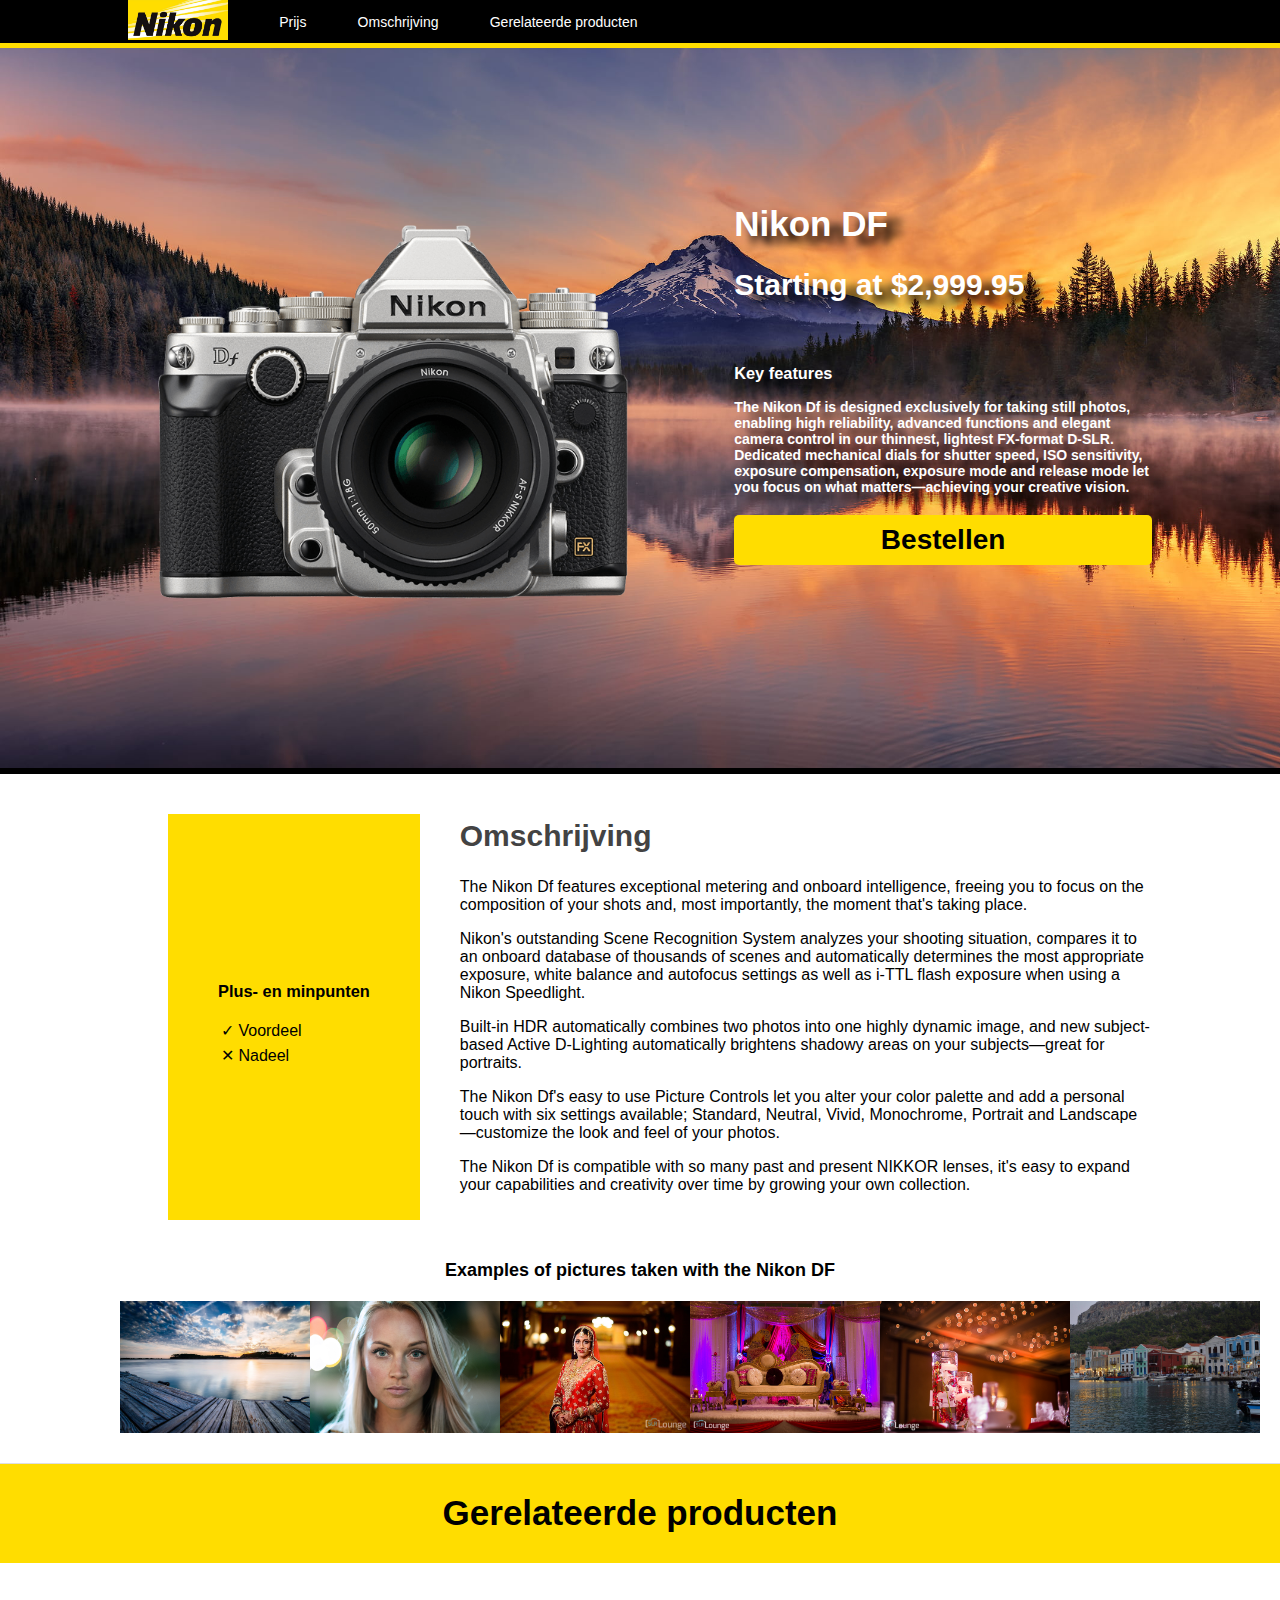
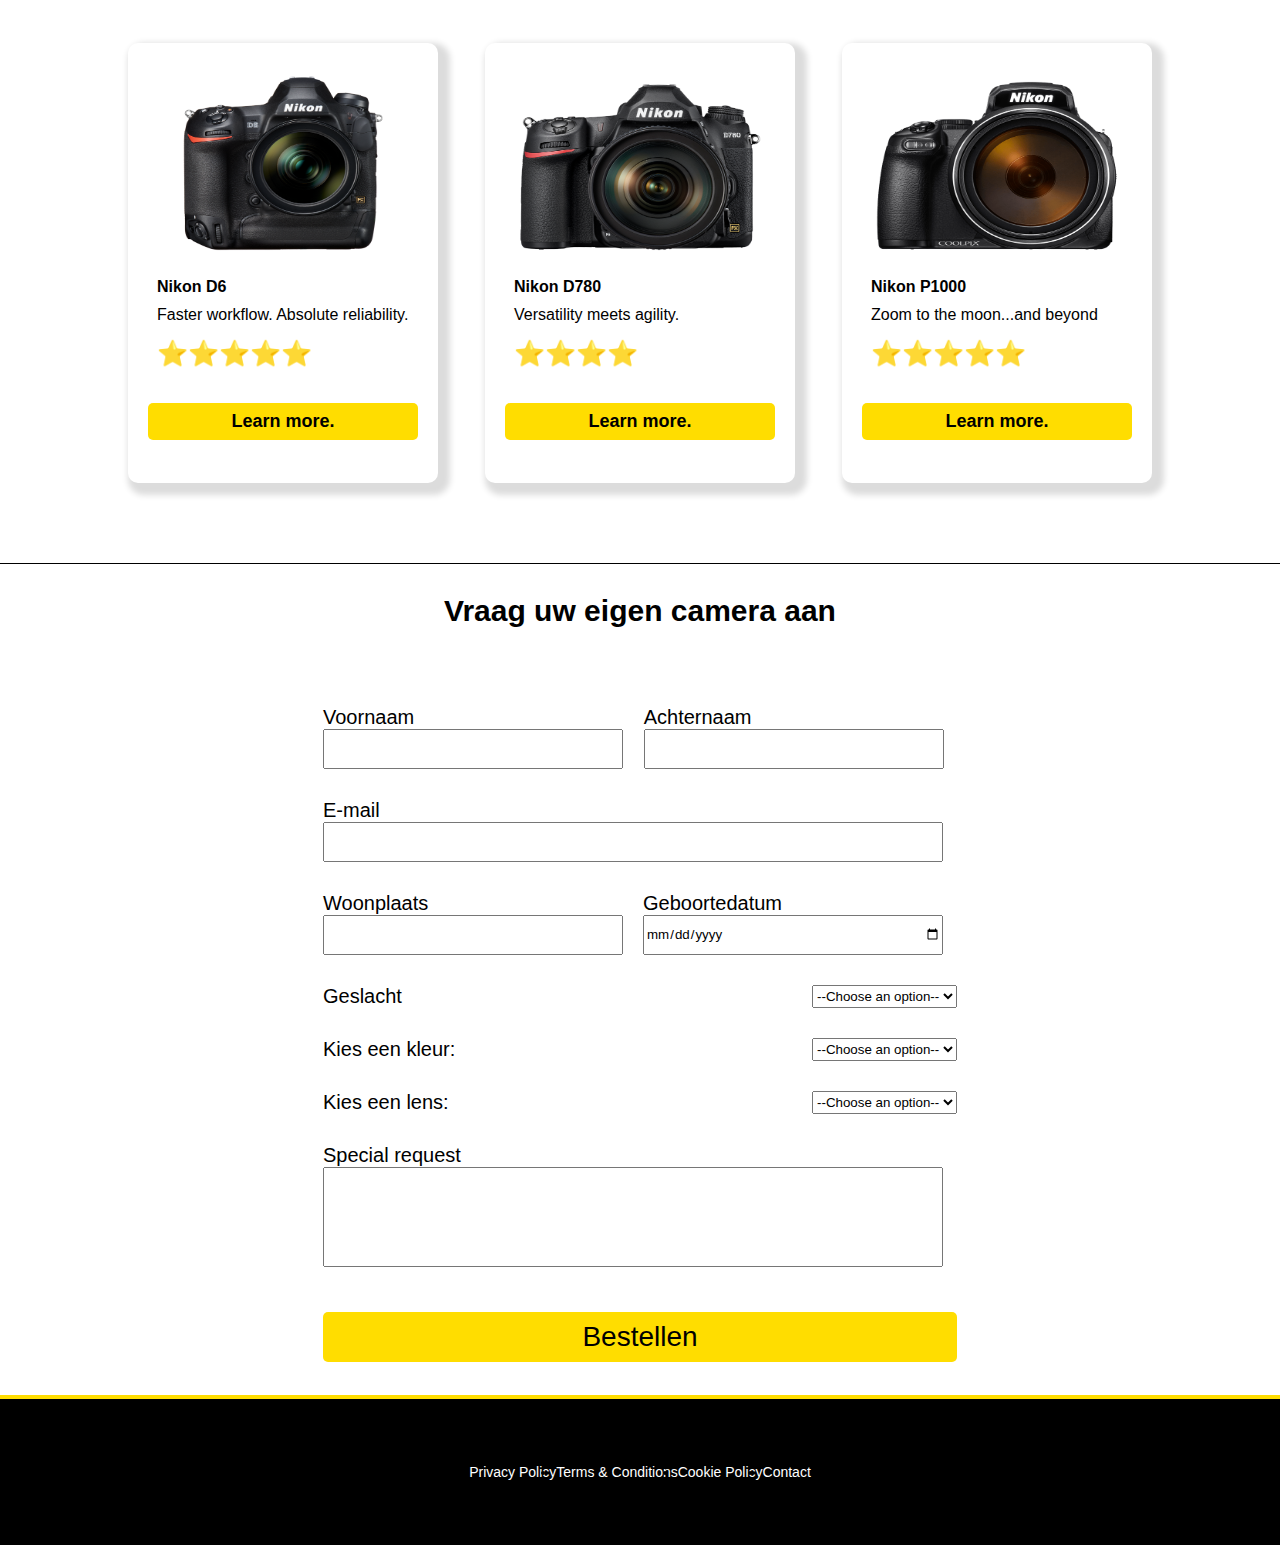
<file: index.html>
<!DOCTYPE html>
<html lang="en">

<head>
    <meta charset="UTF-8">
    <meta name="viewport" content="width=device-width, initial-scale=1.0">
    <title>Frontend-tussenopdracht</title>
    <link rel="stylesheet" href="./css/style.css">
</head>

<body>
    <nav>
        <a href="index.html"><img class="logo" src="./img/Nokia-Logo-1978.jpeg"></a>
        <a href="">Prijs</a>
        <a href="">Omschrijving</a>
        <a href="">Gerelateerde producten</a>
    </nav>


    <header>

        <section class="headline">
            <img class="camera" src="./img/1526_DF_front.png">
            <div class="desc">
                <h1>
                    Nikon DF
                </h1>
                <h2>Starting at $2,999.95</h2>
                <p>
                <h3>Key features</h3>
                The Nikon Df is designed exclusively for taking still photos,
                enabling high reliability, advanced functions and elegant camera control in our thinnest,
                lightest FX-format D-SLR. Dedicated mechanical dials for shutter speed, ISO sensitivity, exposure
                compensation,
                exposure mode and release mode let you focus on what matters—achieving your creative vision.
                </p>
                <a class="button" href="">Bestellen</a>
            </div>

        </section>
    </header>

    <section class="midpage"></section>

    <section class="mainf">
        <div class="fullf">
            <h3>
                Plus- en minpunten
            </h3>
            <p>
                ✓ Voordeel
            </p>
            <p>
                ✕ Nadeel
            </p>


        </div>

        <div class="feat">
            <h2>
                Omschrijving
            </h2>
            <p>
                The Nikon Df features exceptional metering and onboard intelligence, freeing you to focus on the
                composition of your shots and, most importantly, the moment that's taking place.
            </p>
            <p>
                Nikon's outstanding Scene Recognition System analyzes your shooting situation, compares it to an onboard
                database of
                thousands of scenes and automatically determines the most appropriate exposure, white balance and
                autofocus settings as well as i-TTL flash exposure when using a Nikon Speedlight.
            </p>
            <p>
                Built-in HDR automatically combines two photos into one highly dynamic image, and new subject-based
                Active D-Lighting automatically brightens shadowy areas on your subjects—great for portraits.
            </p>
            <p>
                The Nikon Df's easy to use Picture Controls let you alter your color palette and add a personal touch
                with six settings available; Standard, Neutral, Vivid, Monochrome, Portrait and Landscape—customize the
                look and feel of your photos.
            </p>
            <p>
                The Nikon Df is compatible with so many past and present NIKKOR lenses, it's easy to expand your
                capabilities and creativity over time by growing your own collection.
            </p>


        </div>

    </section>
    <h4>Examples of pictures taken with the Nikon DF</h4>
    <div class="examples">

        <div><img src="./img/Nikondf_ex1.webp" alt=""></div>
        <div><img src="./img/Nikondf_ex2.jpeg" alt=""></div>
        <div><img src="./img/Nikondf_ex3.jpeg" alt=""></div>
        <div><img src="./img/Nikondf_ex4.jpeg" alt=""></div>
        <div><img src="./img/nikon-df-sample-image-5.jpeg" alt=""></div>
        <div><img src="./img/Nikondf_ex6.jpeg" alt=""></div>

    </div>

    <section class="gerelateerde">
        <div class="gh1">
            <h1>
                Gerelateerde producten
            </h1>
    </section>
    </div>

    <section class="product">

        <div class="c1">
            <img class="imgc1" src="./img/gc1_D6_front.png">
            <h5>Nikon D6</h5>
            <p>
                Faster workflow. Absolute reliability.
            </p>
            <h7>⭐️⭐️⭐️⭐️⭐️</h7>
            <a class="gbut" href="">
                <h4>Learn more.</h4>
            </a>
        </div>
        <div class="c2">
            <img class="imgc2" src="./img/gc2_D780_front.png">
            <h5>Nikon D780</h5>
            <p>
                Versatility meets agility.
            </p>
            <h7>⭐️⭐️⭐️⭐️</h7>
            <a class="gbut" href="">
                <h4>Learn more.</h4>
            </a>
        </div>
        <div class="c3">
            <img class="imgc3" src="./img/gc3_P1000_front.webp">
            <h5>Nikon P1000</h5>
            <p>
                Zoom to the moon...and beyond
            </p>
            <h7>⭐️⭐️⭐️⭐️⭐️</h7>
            <a class="gbut" href="">
                <h4>Learn more.</h4>
            </a>
        </div>
    </section>


    <div class="customcameratitlee">
        <h6>Vraag uw eigen camera aan</h6>
    </div>
    <section class="customcamera">
        <section class="formcamera">


            <div class="formques">
                <div>
                    <label for="name">Voornaam</label>
                    <input type="text" name="first-name" id="first-name">

                </div>

                <div>
                    <label for="name">Achternaam</label>
                    <input type="text" name="last-name" id="last-name">
                </div>
            </div>
            <div class="formques">
                <div class="emailform">
                    <label for="email">E-mail</label>
                    <input class="emailinput" type="email" name="email" id="email">
                </div>
            </div>
            <div class="formques">

                <div>
                    <label for="city">Woonplaats</label>
                    <input type="text" name="city" id="city">
                </div>
                <div>
                    <label for="birthday">Geboortedatum</label>
                    <input type="date" name="birthday" id="birthday">
                </div>
            </div>
            <div class="formques">
                <label for="category">Geslacht</label>
                <select name="category" id="category">
                    <option value="">--Choose an option--</option>
                    <option value="male">sMan</option>
                    <option value="woman">Woman</option>
                </select>
            </div>


            <div class="formques">
                <label for="color-select">Kies een kleur:</label>

                <select name="color" id="color-select">
                    <option value="">--Choose an option--</option>
                    <option value="white">White</option>
                    <option value="black">Black</option>
                    <option value="pink">Pink</option>
                    <option value="blue">Blue</option>
                    <option value="green">Green</option>
                    <option value="red">Red</option>
                </select>
            </div>
            <div class="formques">
                <label for="lens-select">Kies een lens:</label>

                <select name="lens" id="lens-select">
                    <option value="">--Choose an option--</option>
                    <option value="24mm">24MM</option>
                    <option value="30mm">30MM</option>
                    <option value="h35mm">35MM</option>
                    <option value="40mm">40MM</option>
                </select>
            </div>
            <div class="formques">
                <div class="specialreq">

                    <label for="special">Special request</label>
                    <input type="text" name="special" id="special">

                </div>
            </div>
            <div>
                <a class="button" href="">Bestellen</a>
            </div>

        </section>

    </section>



    <footer>
        <li><a href="">Privacy Policy</a></li>
        <li><a href="">Terms & Conditions</a></li>
        <li><a href="">Cookie Policy</a></li>
        <li><a href="contact.html">Contact</a></li>
    </footer>

</body>

</html>
</file>
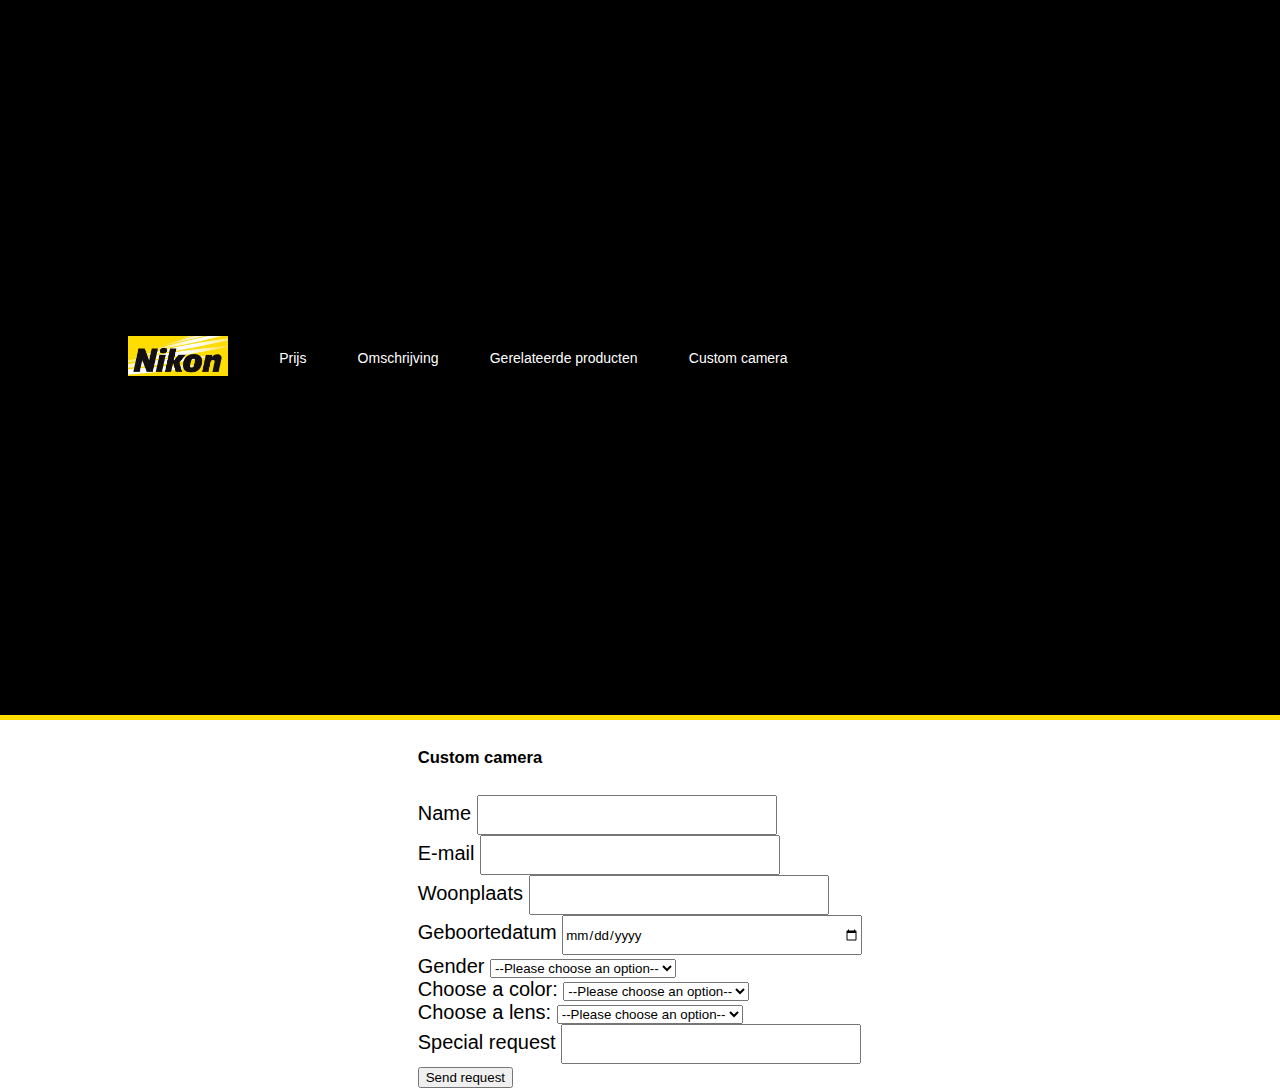
<file: contact.html>
<!DOCTYPE html>
<html lang="en">

<head>
    <meta charset="UTF-8">
    <meta name="viewport" content="width=device-width, initial-scale=1.0">
    <title>Contact</title>
    <link rel="stylesheet" href="./css/style.css">
</head>

<body>
    <header>
        <nav>
            <a href="index.html"><img class="logo" src="./img/Nokia-Logo-1978.jpeg"></a>
            <a href="">Prijs</a>
            <a href="">Omschrijving</a>
            <a href="">Gerelateerde producten</a>
            <a href="contact.html">Custom camera</a>
        </nav>
        <section class="customcamera">








            <form action="thankyou.html">






                <div class="customcameratitle">
                    <h5>Custom camera</h5>
                </div>

                <div>
                    <label for="name">Name</label>
                    <input type="text" name="first-name" id="first-name">
                
                </div>
                <div>
                    <label for="email">E-mail</label>
                    <input type="email" name="email" id="email">
                </div>
                <div>
                    <label for="city">Woonplaats</label>
                    <input type="text" name="city" id="city">
                </div>
                <div>
                    <label for="birthday">Geboortedatum</label>
                    <input type="date" name="birthday" id="birthday">
                </div>
                <div>
                    <label for="category">Gender</label>
                    <select name="category" id="category">
                        <option value="">--Please choose an option--</option>
                        <option value="male">Make</option>
                        <option value="woman">Woman</option>
                    </select>
                </div>
                <div>
                    <label for="color-select">Choose a color:</label>

                    <select name="color" id="color-select">
                        <option value="">--Please choose an option--</option>
                        <option value="white">White</option>
                        <option value="black">Black</option>
                        <option value="pink">Pink</option>
                        <option value="blue">Blue</option>
                        <option value="green">Green</option>
                        <option value="red">Red</option>
                    </select>
                </div>
                <div>
                    <label for="lens-select">Choose a lens:</label>

                    <select name="lens" id="lens-select">
                        <option value="">--Please choose an option--</option>
                        <option value="24mm">24MM</option>
                        <option value="30mm">30MM</option>
                        <option value="h35mm">35MM</option>
                        <option value="40mm">40MM</option>
                    </select>
                </div>
                <div>
                    <label for="special">Special request</label>
                    <input type="text" name="special" id="special">
                </div>
                <div>
                    <button type="submit">Send request</button>
                </div>





            </form>

        </section>
</file>
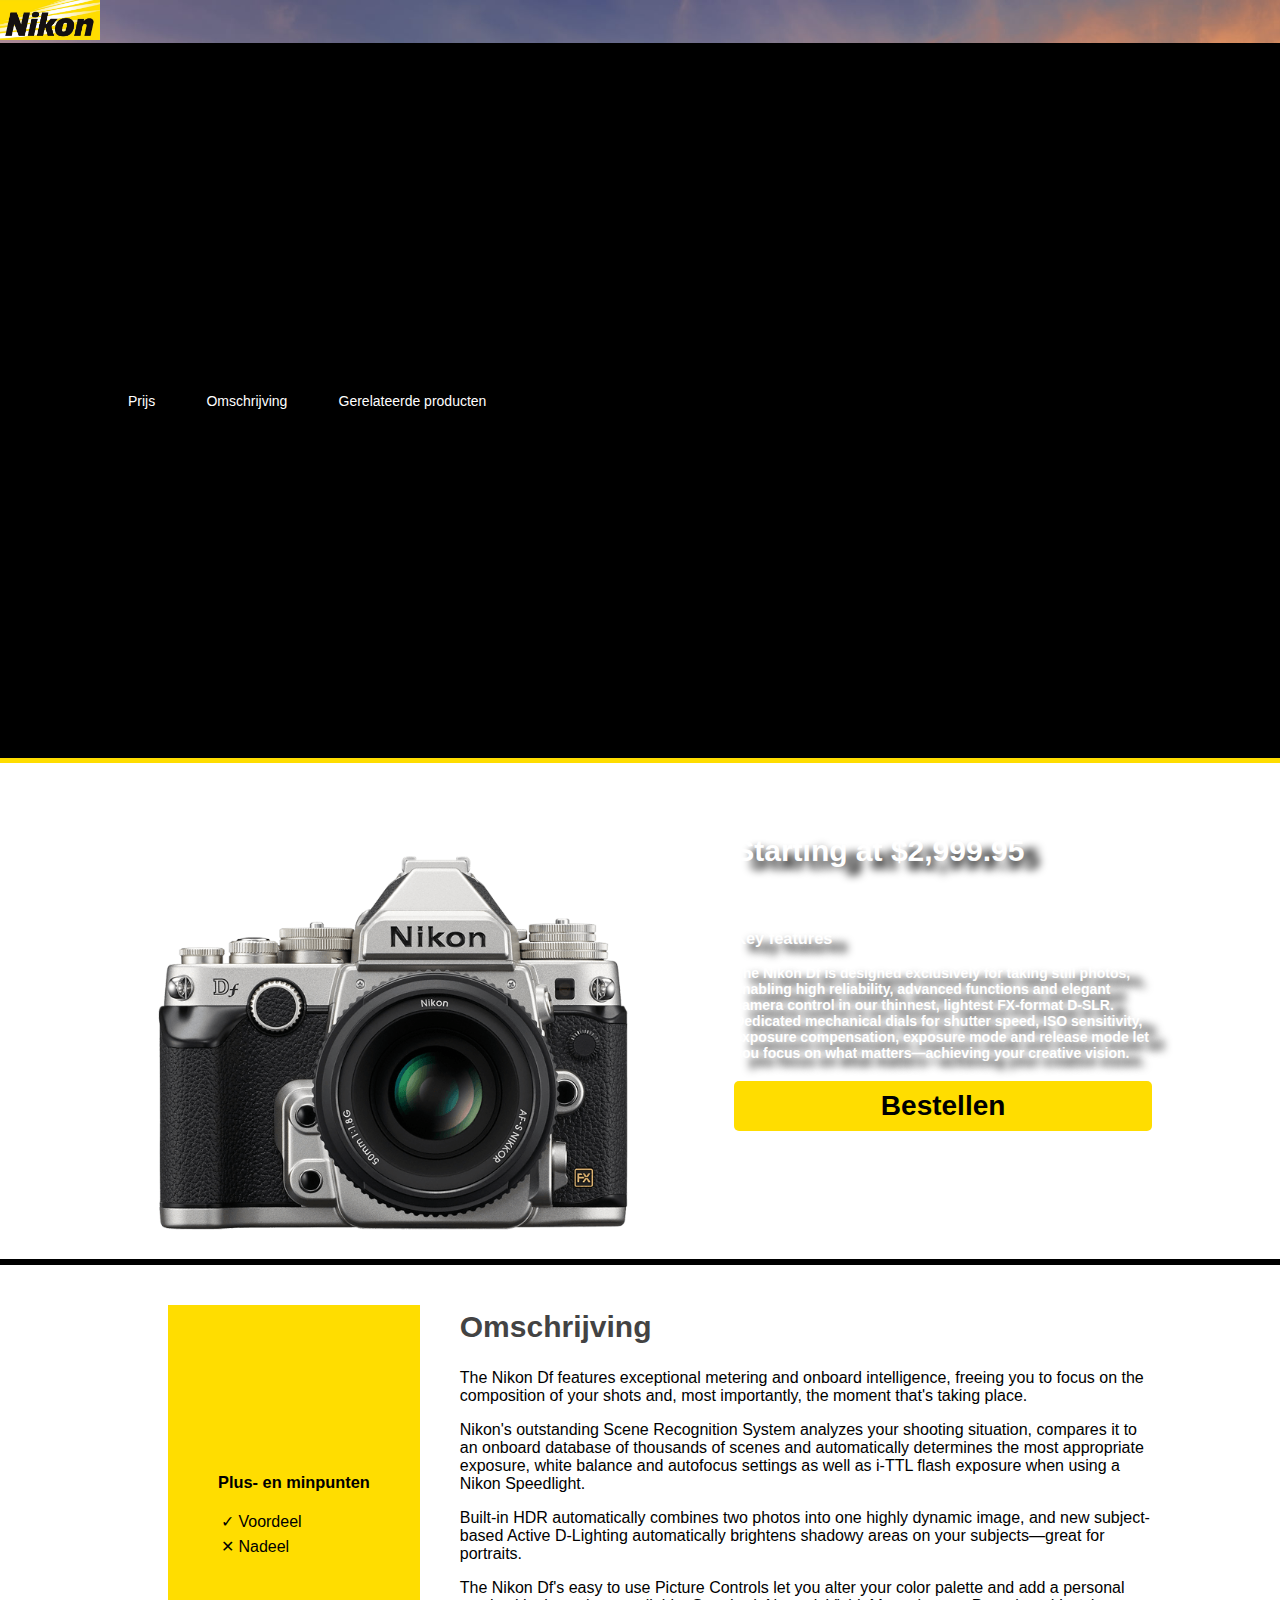
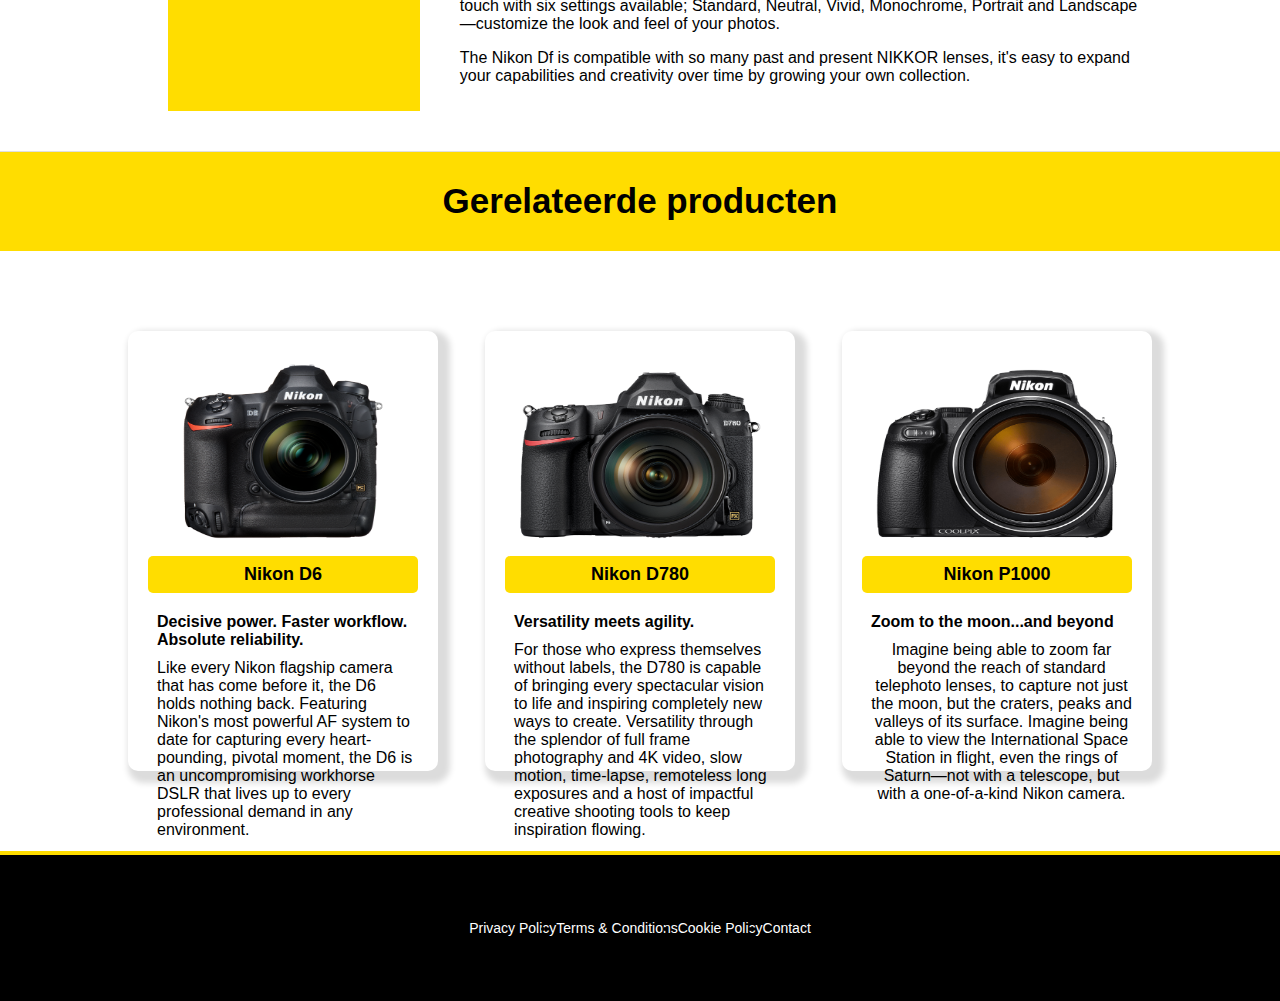
<file: web.html>
<!DOCTYPE html>
<html lang="en">

<head>
    <meta charset="UTF-8">
    <meta name="viewport" content="width=device-width, initial-scale=1.0">
    <title>Frontend-tussenopdracht</title>
    <link rel="stylesheet" href="./css/style.css">
</head>

<body>
    <header>
        <img class="logo" src="./img/Nokia-Logo-1978.jpeg">
        <nav>
            <li><a href="">Prijs</a></li>
            <li><a href="">Omschrijving</a></li>
            <li><a href="">Gerelateerde producten</a></li>
        </nav>

    </header>
    <h1>
        Nikon DF
    </h1>
    <section>
        <img class="camera" src="./img/1526_DF_front.png">
        <div class="desc">
            <h2>Starting at $2,999.95</h2>
            <p>
            <h3>Key features</h3>The Nikon Df is designed exclusively for taking still photos,
            enabling high reliability, advanced functions and elegant camera control in our thinnest,
            lightest FX-format D-SLR. Dedicated mechanical dials for shutter speed, ISO sensitivity, exposure
            compensation,
            exposure mode and release mode let you focus on what matters—achieving your creative vision.
            </p>
            <a class="button" href="">Bestellen</a>
        </div>

    </section>

    <section class="midpage"></section>

    <section class="mainf">
        <div class="fullf">
            <h3>
                Plus- en minpunten
            </h3>
            <p>
                ✓ Voordeel
            </p>
            <p>
                ✕ Nadeel
            </p>


        </div>

        <div class="feat">
            <h2>
                Omschrijving
            </h2>
            <p>
                The Nikon Df features exceptional metering and onboard intelligence, freeing you to focus on the
                composition of your shots and, most importantly, the moment that's taking place.
            </p>
            <p>
                Nikon's outstanding Scene Recognition System analyzes your shooting situation, compares it to an onboard
                database of
                thousands of scenes and automatically determines the most appropriate exposure, white balance and
                autofocus settings as well as i-TTL flash exposure when using a Nikon Speedlight.
            </p>
            <p>
                Built-in HDR automatically combines two photos into one highly dynamic image, and new subject-based
                Active D-Lighting automatically brightens shadowy areas on your subjects—great for portraits.
            </p>
            <p>
                The Nikon Df's easy to use Picture Controls let you alter your color palette and add a personal touch
                with six settings available; Standard, Neutral, Vivid, Monochrome, Portrait and Landscape—customize the
                look and feel of your photos.
            </p>
            <p>
                The Nikon Df is compatible with so many past and present NIKKOR lenses, it's easy to expand your
                capabilities and creativity over time by growing your own collection.
            </p>

        </div>

    </section>

    <section class="gerelateerde">
        <div class="gh1">
            <h1>
                Gerelateerde producten
            </h1>
    </section>
    </div>

    <section class="product">

        <div class="c1">
            <img class="imgc1" src="./img/gc1_D6_front.png">
            <a class="gbut" href="">
                <h4>Nikon D6</h4>
            </a>
            <h5>Decisive power. Faster workflow. Absolute reliability.</h5>
            <p>
                Like every Nikon flagship camera that has come before it, the D6 holds nothing back. Featuring Nikon's
                most powerful AF system to date for capturing every heart-pounding, pivotal moment, the D6 is an
                uncompromising workhorse DSLR that lives up to every professional demand in any environment.
            </p>
        </div>
        <div class="c2">
            <img class="imgc2" src="./img/gc2_D780_front.png">
            <a class="gbut" href="">
                <h4>Nikon D780</h4>
            </a>
            <h5>Versatility meets agility.</h5>
            <p>
                For those who express themselves without labels, the D780 is capable of bringing every spectacular
                vision to life and inspiring completely new ways to create. Versatility through the splendor of full
                frame photography and 4K video, slow motion, time-lapse, remoteless long exposures and a host of
                impactful creative shooting tools to keep inspiration flowing.
            </p>
        </div>
        <div class="c3">
            <img class="imgc3" src="./img/gc3_P1000_front.webp">
            <a class="gbut" href="">
                <h4>Nikon P1000</h4>
            </a>
            <h5>Zoom to the moon...and beyond</h5>
            <p>
                Imagine being able to zoom far beyond the reach of standard telephoto lenses, to capture not just the
                moon, but the craters, peaks and valleys of its surface. Imagine being able to view the International
                Space Station in flight, even the rings of Saturn—not with a telescope, but with a one-of-a-kind Nikon
                camera.
            </p>
        </div>
    </section>




</body>
<footer>
    <li><a href="">Privacy Policy</a></li>
    <li><a href="">Terms & Conditions</a></li>
    <li><a href="">Cookie Policy</a></li>
    <li><a href="">Contact</a></li>
</footer>

</html>
</file>
<file: css/style.css>
* {
    box-sizing: border-box;
    font-family: Arial, Helvetica, sans-serif;
}

@media (width >=425px) {

    body {
        margin: 0;
        font-size: 14px;
        background-color: #ffffff;
        min-height: 100vh;
        font-family: Arial, Helvetica, sans-serif;
    }

    .headline::before {
        background-blend-mode: darken;
    }

    header {
        background-image: url("../img/header_pic.jpeg");
        padding: 0px;
        margin: 0px;
        background-repeat: no-repeat;
        background-size: cover;
        height: 720px;
        align-items: center;
    }



    .logo {
        width: 100px;
        height: 40px;
    }

    a {
        display: inline-block;
        color: white;
        text-decoration: none;
        padding: 0px;
        transition: all 0.3s ease 0s;
    }

    nav a:hover {
        color: #ffdd00;
    }

    nav {
        padding: 0 10vw;
        margin: 0;
        height: 70px;
        background-color: rgb(0, 0, 0);
        font-weight: 500;
        border-bottom: 5px #ffdd00 solid;
        position: sticky;
        top: 0px;
        display: flex;
        align-items: center;
        height: 100%;
        gap: 4vw;
    }

    section {
        padding: 0 10vw;
        display: flex;
    }

    h1 {
        color: #ffffff;
        margin-top: 0;
        padding-top: 2vw;
        font-size: 35px;
        padding-left: 0px;
        /* padding: 0 13vw; */
    }

    p {
        font-size: 16px;
        padding-left: 40px;
    }

    .camera {
        padding: 0;
        margin: 0;
        height: 450px;


    }

    .headline {
        padding-top: 130px;
    }

    .desc {
        text-shadow: 15px 8px 8px #000000;
        color: #ffffff;
        padding-left: 6vw;
        font-weight: bold;

    }

    .desc p {
        color: #ffffff;
        display: flex;
        flex-direction: column;
        margin: 0;
        padding-left: 0;
        padding-bottom: 0;
        padding-top: 20px;
    }

    .desc li {

        padding-top: 9px;
        padding-left: 25px;
        display: inline-block;
        background-color: black;
        border: none;
        border-radius: 50px;
        color: white;
        text-decoration: none;
        font-size: 20px;
        transition: all 0.3s ease 0s;
        margin-top: auto;

    }

    h2 {
        font-size: 30px;
    }

    .button {
        display: flex;
        justify-content: center;
        align-items: center;
        color: rgb(0, 0, 0);
        text-decoration: none;
        padding: 9px;
        margin: 35px 0px;
        transition: all 0.3s ease 0s;
        background-color: #ffdd00;
        border-radius: 5px;
        font-size: 28px;
        text-shadow: none;


    }

    section .button:hover {
        box-shadow: 6px 6px 2px 1px rgba(0, 0, 255, .2);
        color: #000000;
        border-top: 3px black solid;
        border-left: 3px black solid;
        border-right: 3px black solid;
    }


    .midpage {
        border-bottom: 6px rgb(0, 0, 0) solid;
        padding-top: 0px;
    }


    .fullf {
        white-space: nowrap;
        display: flex;
        flex-direction: column;
        justify-content: center;
        align-items: left;
        padding-left: 50px;
        padding-right: 50px;
        margin: 40px;
        background-color: #ffdd00;
    }

    .mainf {
        display: flex;
        flex-direction: row;
    }

    .fullf p {
        padding: 3px;
        margin: 0;
    }

    .feat h2 {
        white-space: nowrap;
        margin-top: 45px;
        color: #434343;
    }

    .feat h2,
    p {
        margin-left: 0;
        padding: 0;
    }

    .feat {
        margin-bottom: 50px;
    }


    .gerelateerde {
        background-color: #ffdd00;
        height: 100px;
        border-top: 0.1px rgb(223, 223, 223) solid;
        display: flex;
        justify-content: center;
        align-items: center;
    }

    .gerelateerde h1 {
        color: #000000;
        padding: 0;
        margin: 0px;
        align-items: center;
        justify-content: center;
    }

    .product {

        background-color: #ffffff;
        justify-content: center;
        justify-content: space-between;
        height: 600px;


    }

    .product p {
        font-size: 14x;
        padding-top: 10px;
        margin: 0;
        display: flex;

    }


    .c1 {
        transition: all 0.3s ease-out;
        margin-bottom: 80px;
        margin-top: 80px;
        padding: 20px;
        display: flex;
        flex-direction: column;
        width: min-content;
        border-radius: 10px;
        box-shadow: 6px 6px 6px 6px #dcdcdc;

    }

    .c1:hover {
        box-shadow: 10px 10px 10px 10px #b6b6b6;
        transform: scale(1.1);
    }

    .c1 h5 {
        color: #000000;
        padding-left: 9px;
        text-align: left;
        font-size: 16px;
        padding-top: 15px;
        margin: 0px;
    }

    .c1 p {
        padding-left: 9px;
        color: #000000;
        display: flex;
        text-align: left;
    }


    .imgc1 {
        height: 200px;
        width: 270px;
    }

    .c2 {
        transition: all 0.3s ease-out;
        margin-bottom: 80px;
        margin-top: 80px;
        padding: 20px;
        display: flex;
        flex-direction: column;
        width: min-content;
        border-radius: 10px;
        box-shadow: 6px 6px 6px 6px #dcdcdc;
    }

    .c2:hover:hover {
        box-shadow: 10px 10px 10px 10px #b6b6b6;
        transform: scale(1.1);
    }


    .c2 h5 {
        color: #000000;
        display: flex;
        padding-left: 9px;
        text-align: left;
        font-size: 16px;
        padding-top: 15px;
        margin: 0px;
    }

    .c2 p {
        padding-left: 9px;
        color: #000000;
        display: flex;
        text-align: left;

    }

    .imgc2 {
        height: 200px;
        width: 270px;
    }

    .c3 {
        transition: all 0.3s ease-out;
        margin-bottom: 80px;
        margin-top: 80px;
        padding: 20px;
        display: flex;
        flex-direction: column;
        width: min-content;
        border-radius: 10px;
        box-shadow: 6px 6px 6px 6px #dcdcdc;
    }

    .c3:hover:hover {
        transform: scale(1.1);
        box-shadow: 10px 10px 10px 10px #b6b6b6;
    }

    .c3 h5 {
        color: #000000;
        display: flex;
        padding-left: 9px;
        text-align: left;
        font-size: 16px;
        padding-top: 15px;
        margin: 0px;
    }

    .c3 p {
        padding-left: 9px;
        color: #000000;
        display: flex;
        text-align: center;
    }

    .imgc3 {
        height: 200px;
        width: 270px;
    }

    h4 {
        padding: 0;
        margin: 0;
        font-size: 18px;
        display: flex;
        justify-content: center;
    }

    h7 {
        padding-left: 9px;
        font-size: 25px;
        padding-top: 15px;
        padding-bottom: 30px;
    }


    .gbut {

        color: #000000;
        text-decoration: none;

        padding: 8px;
        margin: 5px 0px;
        transition: all 0.3s ease 0s;
        background-color: #ffdd00;
        border-radius: 5px;
        font-size: 30px;
    }

    .gbut:hover {
        box-shadow: 6px 6px 2px 1px rgba(0, 0, 255, .2);
        color: #000000;
        border-top: 3px black solid;
        border-left: 3px black solid;
        border-right: 3px black solid;
    }

    footer {
        display: flex;
        justify-content: center;
        align-items: center;
        background-color: black;
        padding: 0px;
        margin: 0px;
        height: 150px;
        position: sticky;
        top: 100%;
        border-top: 4px #ffdd00 solid;
    }


    .customcamera {
        font-size: 20px;
        display: flex;
        justify-content: center;

    }



    .customcameratitlee {
        align-items: center;
        justify-content: center;
        border-top: 1px solid #000000;

    }

    .customcameratitlee h6 {
        font-size: 30px;
        margin-left: 0px;
        margin-right: 0px;
        margin-top: 30px;
        margin-bottom: 30px;
        text-align: center;
    }

    .formcamera {
        width: 700px;
        display: flex;
        flex-direction: column;
        justify-content: space-evenly;
        padding: 33px;
    }

    .formques {
        display: flex;
        flex-direction: row;
        gap: 20px;
        padding-bottom: 15px;
        padding-top: 15px;
        justify-content: space-between;
    }

    .emailform {
        display: flex;
        flex-direction: column;

    }

    .specialreq {
        display: flex;
        flex-direction: column;
        padding-bottom: 30px;
    }
.specialreq input {
    width: 620px;
    height: 100px;
}

    input {
        width: 300px;
        height: 40px;
    }

.emailform input  {
    width: 620px;
}

.button {
        display: flex;
        justify-content: center;
        align-items: center;
        color: rgb(0, 0, 0);
        text-decoration: none;
        padding-left: 35px;
        padding-right: 35px;
        margin: 0px 0px 0px 0px;
        transition: all 0.3s ease 0s;
        background-color: #ffdd00;
        border-radius: 5px;
        font-size: 28px;

    }

    form button:hover {
        box-shadow: 6px 6px 2px 1px rgba(0, 0, 255, .2);
        color: #000000;
        border-top: 3px black solid;
        border-left: 3px black solid;
        border-right: 3px black solid;
    }


    .examples {
        margin-left: 120px;
        margin-right: 120px;
        display: flex;
        justify-content: space-between;
        margin-top: 20px;
        margin-bottom: 30px;
    }

    .examples img {
        width: 190px;
        height: 100%;
        display: flex;
        transition: all 0.4s ease-in-out;
    }

    .examples :hover {
        transform: scale(1.5);
        box-shadow: 3px 3px 3px 3px #dddddd8f;

    }


}

/*Telephone*/

@media (width < 426px) {

    body {
        margin: 0;
        font-family: Arial, Helvetica, sans-serif;
        font-size: 14px;
        background-color: #ffffff;
        min-height: 70vh;
        display: flex;
        flex-direction: column;
    }

    header {
        padding: 0 10vw;
        margin: 0;
        height: 100px;
        background-color: rgb(0, 0, 0);
        font-weight: 500;
        border-bottom: 5px #ffdd00 solid;
        display: flex;
        flex-direction: row;
    }

    .logo {
        flex-direction: row;
        width: 100px;
        height: 40px;
        justify-content: center;
        align-items: center;
    }

    a {
        display: inline-block;
        color: white;
        text-decoration: none;
        padding: 0px;
        transition: all 0.3s ease 0s;
    }

    nav a:hover {
        color: #ffdd00;
    }

    nav {
        position: sticky;
        top: 0px;
        display: flex;
        flex-direction: column;
        align-items: center;
        height: 100%;
        gap: 4vw;
    }

    section {
        padding: 0 10vw;
        display: flex;
        flex-direction: column;
    }

    h1 {
        padding-top: 2vw;
        font-size: 35px;
        padding-left: 193px;
        /* padding: 0 13vw; */
    }

    p {
        font-size: 16px;
        padding-left: 40px;
    }

    .camera {
        padding: 0;
        margin: 0;
        height: 450px;


    }

    .desc {
        padding-left: 6vw;
    }

    .desc p {
        display: flex;
        flex-direction: column;
        margin: 0;
        padding-left: 0;
        padding-bottom: 0;
        padding-top: 20px;

    }

    .desc li {
        padding-top: 9px;
        padding-left: 25px;
        display: inline-block;
        background-color: black;
        border: none;
        border-radius: 50px;
        color: white;
        text-decoration: none;
        font-size: 20px;
        transition: all 0.3s ease 0s;
        margin-top: auto;

    }

    h2 {
        font-size: 30px;
    }

    .button {
        display: flex;
        justify-content: center;
        align-items: center;
        color: rgb(0, 0, 0);
        text-decoration: none;
        padding: 9px;
        margin: 35px 0px;
        transition: all 0.3s ease 0s;
        background-color: #ffdd00;
        border-radius: 5px;
        font-size: 28px;


    }

    section .button:hover {
        box-shadow: 6px 6px 2px 1px rgba(0, 0, 255, .2);
        color: #000000;
        border-top: 3px black solid;
        border-left: 3px black solid;
        border-right: 3px black solid;
    }


    .midpage {
        border-bottom: 2px rgb(0, 0, 0) solid;
        padding-top: 50px;
    }


    .fullf {
        white-space: nowrap;
        display: flex;
        flex-direction: column;
        justify-content: center;
        align-items: left;
        padding-left: 50px;
        padding-right: 50px;
        margin: 40px;
        background-color: #ffdd00;
    }

    .mainf {
        display: flex;
        flex-direction: column;
    }

    .fullf p {
        padding: 3px;
        margin: 0;
    }

    .feat h2 {
        white-space: nowrap;
        margin-top: 45px;
        color: #434343;
    }

    .feat h2,
    p {
        margin-left: 0;
        padding: 0;
    }

    .feat {
        margin-bottom: 50px;
    }


    .gerelateerde {
        background-color: #ffdd00;
        height: 100px;
        border-top: 0.1px rgb(223, 223, 223) solid;
        display: flex;
        flex-direction: column;
        justify-content: center;
        align-items: center;
    }

    .gerelateerde h1 {
        padding: 0;
        margin-top: 40px;
    }

    .product {
        background-color: #ffffff;
        justify-content: center;
        justify-content: space-between;
        height: 600px;


    }

    .product p {
        font-size: 14x;
        padding-top: 10px;
        margin: 0;
        display: flex;
        justify-content: center;

    }


    .c1 {
        margin-bottom: 40px;
        margin-top: 40px;
        padding: 20px;
        display: flex;
        flex-direction: column;
        width: min-content;
        border-radius: 50px;
        box-shadow: 6px 6px 6px 6px #dcdcdc;

    }

    .c1 h5 {
        color: #000000;
        display: flex;
        text-align: center;
        font-size: 16px;
        padding: 0;
        margin: 0px;
    }

    .c1 p {
        color: #000000;
        display: flex;
        text-align: center;
    }


    .imgc1 {
        height: 200px;
        width: 270px;
    }

    .c2 {
        margin-top: 40px;
        margin-bottom: 40px;
        padding: 20px;
        display: flex;
        flex-direction: column;
        width: min-content;
        border-radius: 50px;
        box-shadow: 6px 6px 6px 6px #dcdcdc;
    }

    .c2 h5 {
        color: #000000;
        display: flex;
        justify-content: center;
        text-align: center;
        font-size: 16px;
        padding: 0;
        margin: 0px;
    }

    .c2 p {
        color: #000000;
        display: flex;
        text-align: center;
    }

    .imgc2 {
        height: 200px;
        width: 270px;
    }

    .c3 {
        margin-bottom: 40px;
        margin-top: 40px;
        padding: 20px;
        display: flex;
        flex-direction: column;
        width: min-content;
        border-radius: 50px;
        box-shadow: 6px 6px 6px 6px #dcdcdc;
    }

    .c3 h5 {
        color: #000000;
        display: flex;
        justify-content: center;
        text-align: center;
        font-size: 16px;
        padding: 0;
        margin: 0px;
    }

    .c3 p {
        color: #000000;
        display: flex;
        text-align: center;
    }

    .imgc3 {
        height: 200px;
        width: 270px;
    }

    h4 {
        padding: 0;
        margin: 0;
        font-size: 18px;
        display: flex;
        justify-content: center;
    }



    .gbut {
        padding: 0px;
        margin: 0px;
        color: #000000;
        text-decoration: none;
        padding: 9px;
        margin: 5px 0px;
        transition: all 0.3s ease 0s;
        background-color: #ffdd00;
        border-radius: 5px;
        font-size: 28px;
    }

    .gbut:hover {
        box-shadow: 6px 6px 2px 1px rgba(0, 0, 255, .2);
        color: #000000;
        border-top: 3px black solid;
        border-left: 3px black solid;
        border-right: 3px black solid;
    }





    footer {
        display: flex;
        justify-content: center;
        flex-direction: column;
        align-items: center;
        background-color: black;
        padding: 0px;
        margin: 0px;
        height: 80px;
        position: sticky;
        top: 100%;
        border-top: 4px #ffdd00 solid;
    }

}
</file>
